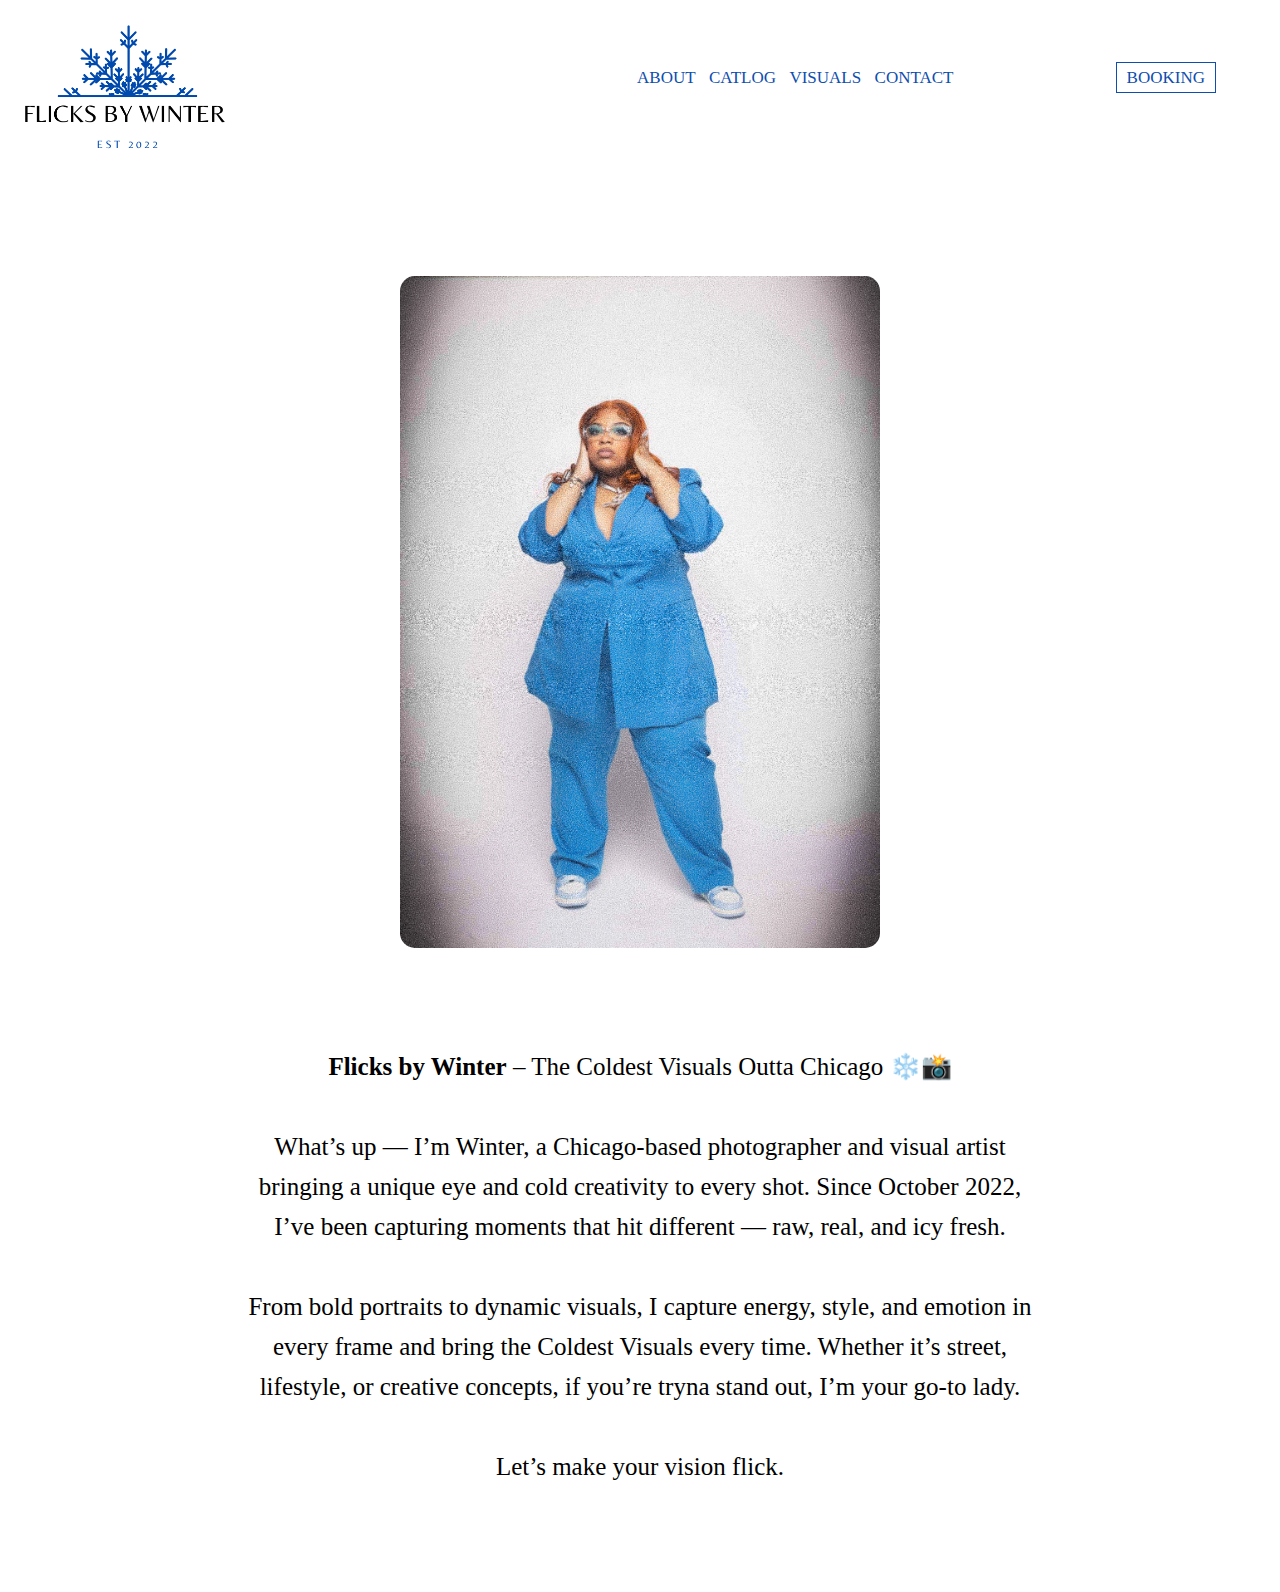
<file: about.html>
<!DOCTYPE html>
<html lang="en">

<head>
    <link rel="stylesheet" href="style.css" />
    <meta charset="UTF-8">
    <meta name="viewport" content="width=device-width, initial-scale=1.0">
    <title>About</title>
</head>

<body>
    <div class="heading">
        <div class="logo">
            <a href="/">
                <img src="images/logo.png" alt="Flicks by Winter logo"/>
            </a>
        </div>
        <div class="topheading">
            <nav class="menu">
                <ul class="menuitems">
                    <li class="menuitem"><a href="about.html">about</a></li>
                    <li class="menuitem"><a href="catlog.html">catlog</a></li>
                    <li class="menuitem"><a href="visuals.html">visuals</a></li>
                    <li class="menuitem"><a href="contact.html">contact</a></li>
                </ul>
            </nav>
            <div class="bookinglink"><a href="https://FlicksByWinter.as.me" target="_blank">booking</a></div>
        </div>
    </div>

    <main>
        <section class="about-photo">
           
            <section class="about-centered">
                <div class="about-photo">
                    <img src="bluepic.jpeg" alt="Winter portrait">
                </div>
                <div class="hero-text">
                    <p>
                        <strong>Flicks by Winter</strong> – The Coldest Visuals Outta Chicago ❄️📸<br><br>
                        What’s up — I’m Winter, a Chicago-based photographer and visual artist bringing a unique eye and cold creativity to every shot. Since October 2022, I’ve been capturing moments that hit different — raw, real, and icy fresh.<br><br>
                        From bold portraits to dynamic visuals, I capture energy, style, and emotion in every frame and bring the Coldest Visuals every time. Whether it’s street, lifestyle, or creative concepts, if you’re tryna stand out, I’m your go-to lady.<br><br>
                        Let’s make your vision flick.
                    </p>
                </div>
            </section>
            
    </main>
</body>
</html>
</file>
<file: style.css>
body{
    margin: 0;
    padding: 0;
}
.heading{
    display: flex;
    width: 100%;
}
.logo{
    
    width: 33%;
}
.logo img{
    width: 200px;
    margin-left: 25px;
    margin-top: 25px;

}
.topheading{

width: 66%;
display: flex;
justify-content: space-between;
align-items: center;
padding-left: 5%;
padding-right: 5% ;
}
.menuitems{
    margin-left: 45%;
    list-style: none;
    display: flex;
}
.menuitem{
    padding: 5%;
    text-transform: uppercase;
    text-decoration: none;
    
}
.menuitem a{
    font-size: 17px;
    text-decoration: none;
    color: #0e4eae;
}
.bookinglink a{ 
    text-decoration: none;
    color: #0e4eae;
    text-transform: uppercase;
    border: 1px solid #0e4eae;
    padding: 5px 10px;
    font-size: 17px;
}
.homevideo video{
    object-fit: cover;
    margin: auto;
}
.homevideo{
    display: flex; justify-content: center;
    margin-top: 25px;
} 
.images{
    gap: 15px;
display:flex;
flex-wrap: wrap;
}
.images img{
    width: calc(25% - 15px) ;
}
.hero {
    display: flex;
    justify-content: center;
    align-items: center;
    height: 35vh; /* or set a specific height */
    position: relative;
    top: 0; /* you had top: 50px — remove or adjust if needed */
    text-align: center; /* ensures text inside is centered */
}

.hero-text {
    width: 100%;
    padding: 40px 20px;
}
.about-photo {
    text-align: center;
    margin-top: 40px;
}

.about-centered {
    display: flex;
    flex-direction: column;
    align-items: center;
    text-align: center;
    padding: 40px 20px;
}

.about-photo img {
    width: 80%;
    max-width: 600px;
    height: auto;
    border-radius: 15px;
    margin-bottom: 30px;
}

.hero-text {
    max-width: 800px;
    font-size: 25px;
    line-height: 1.6;
}
.portrait{
    height: 500px;
}

.video{
   
}
</file>
